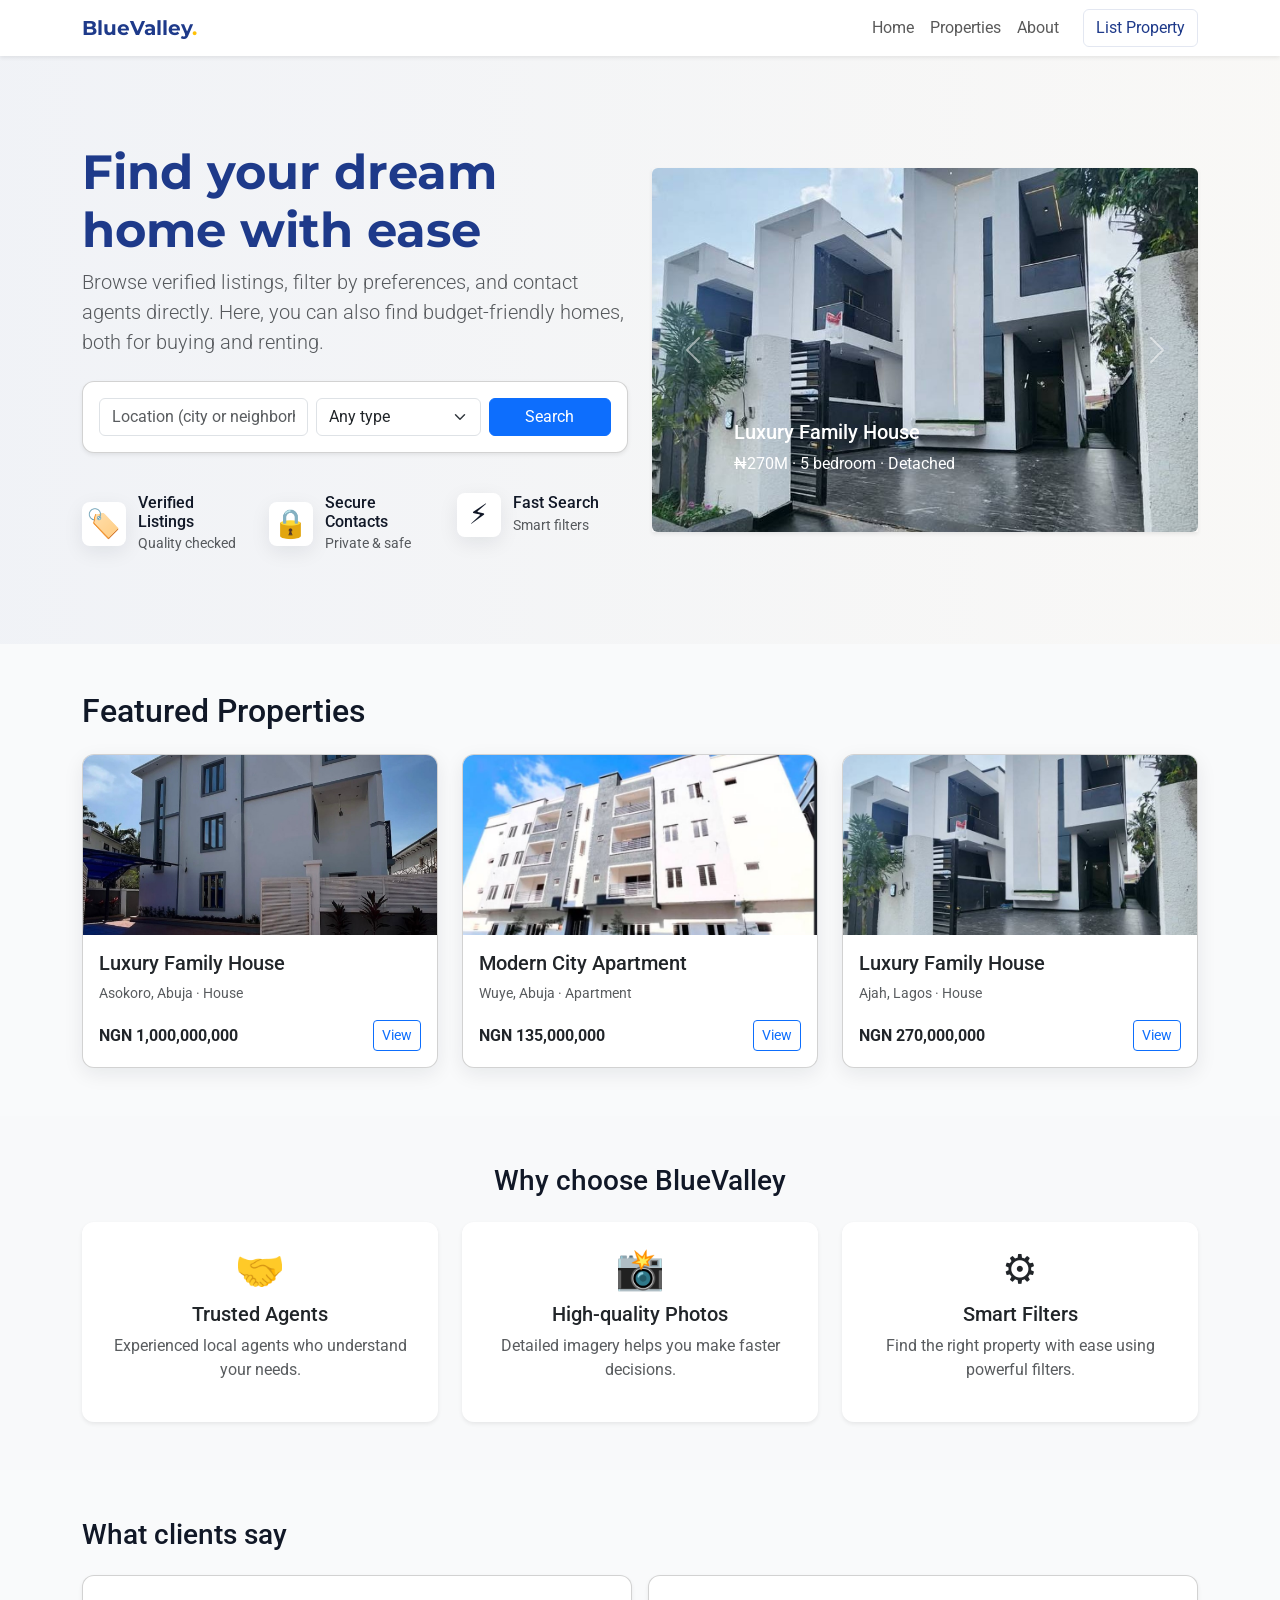
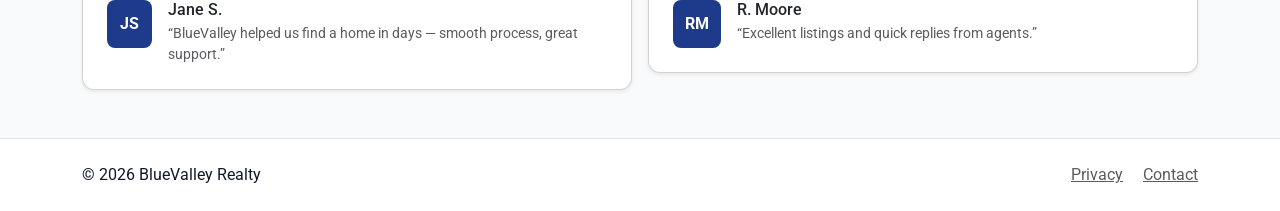
<file: index.html>
<!doctype html>
<html lang="en">
<head>
  <meta charset="utf-8" />
  <meta name="viewport" content="width=device-width, initial-scale=1" />
  <title>BlueValley Realty — Find your dream home</title>

  <link href="https://cdn.jsdelivr.net/npm/bootstrap@5.3.2/dist/css/bootstrap.min.css" rel="stylesheet">

  <link href="https://fonts.googleapis.com/css2?family=Montserrat:wght@600;700&family=Roboto:wght@300;400&display=swap" rel="stylesheet">

  <link rel="stylesheet" href="styles.css">
</head>
<body>

  <nav class="navbar navbar-expand-lg navbar-light bg-white shadow-sm sticky-top">
    <div class="container">
      <a class="navbar-brand fw-bold" href="index.html">BlueValley<span class="text-warning">.</span></a>
      <button class="navbar-toggler" type="button" data-bs-toggle="collapse" data-bs-target="#navMenu">
        <span class="navbar-toggler-icon"></span>
      </button>
      <div class="collapse navbar-collapse" id="navMenu">
        <ul class="navbar-nav ms-auto align-items-lg-center">
          <li class="nav-item"><a class="nav-link" href="index.html">Home</a></li>
          <li class="nav-item"><a class="nav-link" href="properties.html">Properties</a></li>
          <li class="nav-item"><a class="nav-link" href="about.html">About</a></li>
          <li class="nav-item ms-lg-3">
            <a class="btn btn-outline-primary" href="property.html">List Property</a>
          </li>
        </ul>
      </div>
    </div>
  </nav>

  <header class="hero-section">
    <div class="container py-5">
      <div class="row align-items-center">
        <div class="col-lg-6 hero-left">
          <h1 class="display-5 fw-bold">Find your dream home with ease</h1>
          <p class="lead text-muted mb-4">Browse verified listings, filter by preferences, and contact agents directly. 
            Here, you can also find budget-friendly homes, both for buying and renting.
          </p>

          <div class="card shadow-sm search-card reveal-up" data-reveal>
            <div class="card-body">
              <form id="heroSearchForm" class="row g-2 align-items-center">
                <div class="col-12 col-md-5">
                  <input id="heroLocation" class="form-control" placeholder="Location (city or neighborhood)">
                </div>
                <div class="col-8 col-md-4">
                  <select id="heroType" class="form-select">
                    <option value="">Any type</option>
                    <option>House</option>
                    <option>Apartment</option>
                    <option>Land</option>
                  </select>
                </div>
                <div class="col-4 col-md-3 d-grid">
                  <button type="submit" class="btn btn-primary">Search</button>
                </div>
              </form>
            </div>
          </div>

          <div class="row mt-4 g-3 reveal-up" data-reveal>
            <div class="col-6 col-md-4">
              <div class="small-feature">
                <div class="icon">🏷️</div>
                <div>
                  <h6 class="mb-0">Verified Listings</h6>
                  <small class="text-muted">Quality checked</small>
                </div>
              </div>
            </div>
            <div class="col-6 col-md-4">
              <div class="small-feature">
                <div class="icon">🔒</div>
                <div>
                  <h6 class="mb-0">Secure Contacts</h6>
                  <small class="text-muted">Private & safe</small>
                </div>
              </div>
            </div>
            <div class="col-12 col-md-4">
              <div class="small-feature">
                <div class="icon">⚡</div>
                <div>
                  <h6 class="mb-0">Fast Search</h6>
                  <small class="text-muted">Smart filters</small>
                </div>
              </div>
            </div>
          </div>

        </div>

        <div class="col-lg-6 hero-right text-center">
          <div id="featuredCarousel" class="carousel slide shadow-sm reveal-right" data-bs-ride="carousel" data-reveal>
            <div class="carousel-inner rounded overflow-hidden">
              <div class="carousel-item active">
                <img src="./5Bedroom Detached Ajah.jpg" class="d-block w-100" alt="Featured property 1">
                <div class="carousel-caption d-none d-md-block text-start">
                  <h5>Luxury Family House</h5>
                  <p>₦270M · 5 bedroom · Detached</p>
                </div>
              </div>
              <div class="carousel-item">
                <img src="./3BedroomAp Wuye.jpg" class="d-block w-100" alt="Featured property 2">
                <div class="carousel-caption d-none d-md-block text-start">
                  <h5>Modern City Apartment</h5>
                  <p>₦135M · 3 bedroom · 2 bath</p>
                </div>
              </div>
              <div class="carousel-item">
                <img src="./4Bedroom Asokoro.jpg" class="d-block w-100" alt="Featured property 3">
                <div class="carousel-caption d-none d-md-block text-start">
                  <h5>Luxury Family House</h5>
                  <p>₦1B · 4 bedroom · Detached</p>
                </div>
              </div>
            </div>
            <button class="carousel-control-prev" type="button" data-bs-target="#featuredCarousel" data-bs-slide="prev">
              <span class="carousel-control-prev-icon"></span>
            </button>
            <button class="carousel-control-next" type="button" data-bs-target="#featuredCarousel" data-bs-slide="next">
              <span class="carousel-control-next-icon"></span>
            </button>
          </div>
        </div>
      </div>
    </div>
  </header>

  <section class="container my-5">
    <h2 class="mb-4">Featured Properties</h2>
    <div id="featuredGrid" class="row g-4 reveal-up" data-reveal>
    </div>
  </section>

  <section class="bg-light py-5">
    <div class="container">
      <h3 class="mb-4 text-center">Why choose BlueValley</h3>
      <div class="row text-center g-4">
        <div class="col-md-4 reveal-up" data-reveal>
          <div class="card border-0 shadow-sm p-4 h-100">
            <div class="h1 mb-2">🤝</div>
            <h5>Trusted Agents</h5>
            <p class="text-muted">Experienced local agents who understand your needs.</p>
          </div>
        </div>
        <div class="col-md-4 reveal-up" data-reveal>
          <div class="card border-0 shadow-sm p-4 h-100">
            <div class="h1 mb-2">📸</div>
            <h5>High-quality Photos</h5>
            <p class="text-muted">Detailed imagery helps you make faster decisions.</p>
          </div>
        </div>
        <div class="col-md-4 reveal-up" data-reveal>
          <div class="card border-0 shadow-sm p-4 h-100">
            <div class="h1 mb-2">⚙️</div>
            <h5>Smart Filters</h5>
            <p class="text-muted">Find the right property with ease using powerful filters.</p>
          </div>
        </div>
      </div>
    </div>
  </section>

  <section class="container py-5">
    <h3 class="mb-4">What clients say</h3>
    <div class="row g-3 reveal-up" data-reveal>
      <div class="col-md-6">
        <div class="card p-4 shadow-sm">
          <div class="d-flex align-items-start">
            <div class="avatar me-3">JS</div>
            <div>
              <h6 class="mb-1">Jane S.</h6>
              <p class="mb-0 text-muted small">“BlueValley helped us find a home in days — smooth process, great support.”</p>
            </div>
          </div>
        </div>
      </div>
      <div class="col-md-6">
        <div class="card p-4 shadow-sm">
          <div class="d-flex align-items-start">
            <div class="avatar me-3">RM</div>
            <div>
              <h6 class="mb-1">R. Moore</h6>
              <p class="mb-0 text-muted small">“Excellent listings and quick replies from agents.”</p>
            </div>
          </div>
        </div>
      </div>
    </div>
  </section>

  <footer class="bg-white border-top py-4">
    <div class="container d-flex justify-content-between align-items-center">
      <div>&copy; <span id="year"></span> BlueValley Realty</div>
      <div>
        <a href="#" class="text-muted me-3">Privacy</a>
        <a href="#" class="text-muted">Contact</a>
      </div>
    </div>
  </footer>

  <script src="https://cdn.jsdelivr.net/npm/bootstrap@5.3.2/dist/js/bootstrap.bundle.min.js"></script>

  <script src="script.js"></script>
</body>
</html>
</file>
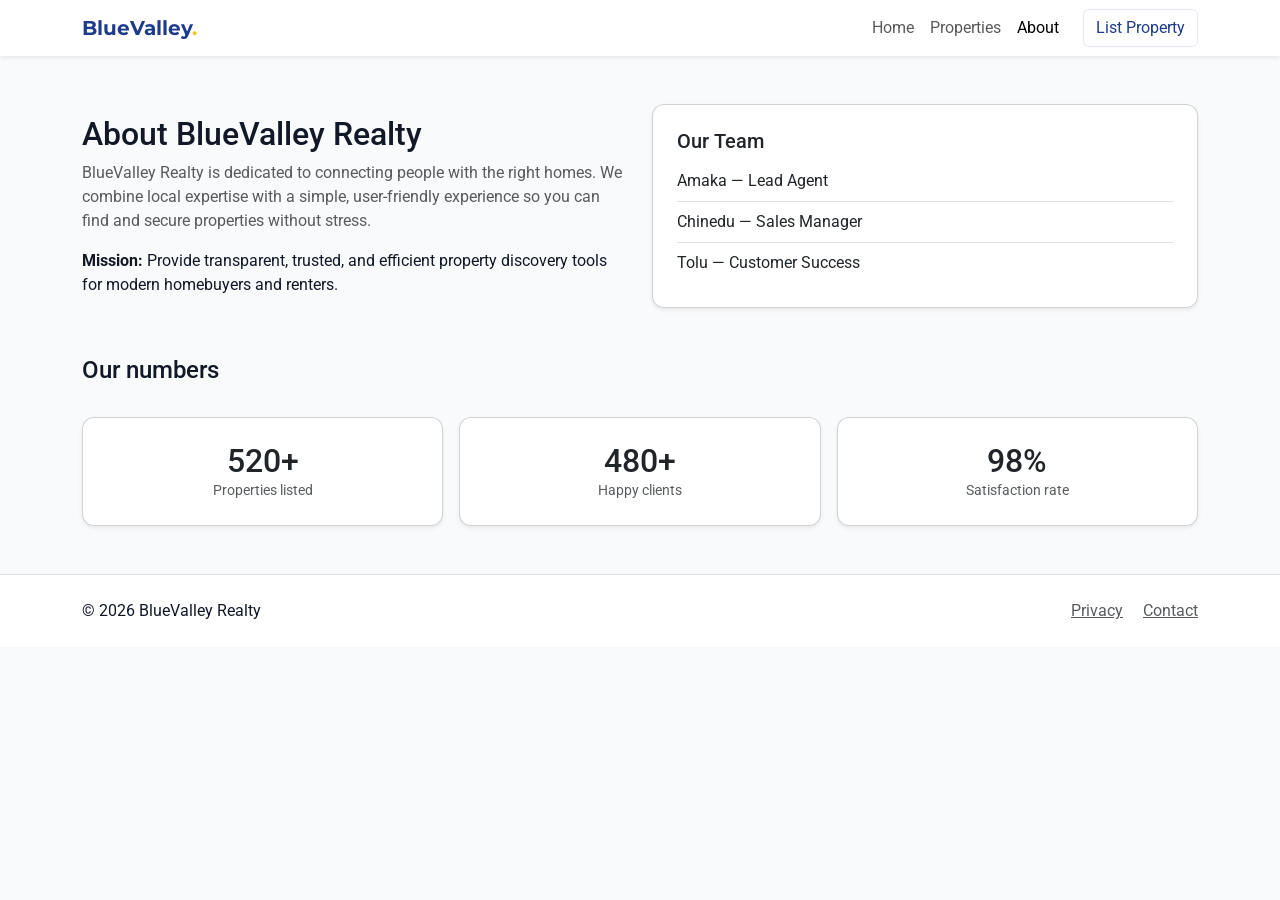
<file: about.html>
<!doctype html>
<html lang="en">
<head>
  <meta charset="utf-8" />
  <meta name="viewport" content="width=device-width, initial-scale=1" />
  <title>About — BlueValley Realty</title>

  <link href="https://cdn.jsdelivr.net/npm/bootstrap@5.3.2/dist/css/bootstrap.min.css" rel="stylesheet">
  <link href="https://fonts.googleapis.com/css2?family=Montserrat:wght@600;700&family=Roboto:wght@300;400&display=swap" rel="stylesheet">
  <link rel="stylesheet" href="styles.css">
</head>
<body>
  <nav class="navbar navbar-expand-lg navbar-light bg-white shadow-sm sticky-top">
    <div class="container">
      <a class="navbar-brand fw-bold" href="index.html">BlueValley<span class="text-warning">.</span></a>
      <button class="navbar-toggler" type="button" data-bs-toggle="collapse" data-bs-target="#navMenu4">
        <span class="navbar-toggler-icon"></span>
      </button>
      <div class="collapse navbar-collapse" id="navMenu4">
        <ul class="navbar-nav ms-auto align-items-lg-center">
          <li class="nav-item"><a class="nav-link" href="index.html">Home</a></li>
          <li class="nav-item"><a class="nav-link" href="properties.html">Properties</a></li>
          <li class="nav-item"><a class="nav-link active" href="#">About</a></li>
          <li class="nav-item ms-lg-3">
            <a class="btn btn-outline-primary" href="property.html">List Property</a>
          </li>
        </ul>
      </div>
    </div>
  </nav>

  <main class="container py-5">
    <div class="row align-items-center">
      <div class="col-md-6 reveal-up" data-reveal>
        <h2>About BlueValley Realty</h2>
        <p class="text-muted">BlueValley Realty is dedicated to connecting people with the right homes. We combine local expertise with a simple, user-friendly experience so you can find and secure properties without stress.</p>
        <p class="mb-0"><strong>Mission:</strong> Provide transparent, trusted, and efficient property discovery tools for modern homebuyers and renters.</p>
      </div>
      <div class="col-md-6 reveal-right" data-reveal>
        <div class="card shadow-sm p-4">
          <h5>Our Team</h5>
          <ul class="list-unstyled mb-0">
            <li class="py-2 border-bottom">Amaka — Lead Agent</li>
            <li class="py-2 border-bottom">Chinedu — Sales Manager</li>
            <li class="py-2">Tolu — Customer Success</li>
          </ul>
        </div>
      </div>
    </div>

    <section class="mt-5">
      <h4>Our numbers</h4>
      <div class="row g-3 mt-3">
        <div class="col-md-4">
          <div class="card p-4 shadow-sm text-center">
            <h2 class="mb-0">520+</h2>
            <p class="small text-muted mb-0">Properties listed</p>
          </div>
        </div>
        <div class="col-md-4">
          <div class="card p-4 shadow-sm text-center">
            <h2 class="mb-0">480+</h2>
            <p class="small text-muted mb-0">Happy clients</p>
          </div>
        </div>
        <div class="col-md-4">
          <div class="card p-4 shadow-sm text-center">
            <h2 class="mb-0">98%</h2>
            <p class="small text-muted mb-0">Satisfaction rate</p>
          </div>
        </div>
      </div>
    </section>
  </main>

  <footer class="bg-white border-top py-4">
    <div class="container d-flex justify-content-between align-items-center">
      <div>&copy; <span id="year4"></span> BlueValley Realty</div>
      <div>
        <a href="#" class="text-muted me-3">Privacy</a>
        <a href="#" class="text-muted">Contact</a>
      </div>
    </div>
  </footer>

  <script src="https://cdn.jsdelivr.net/npm/bootstrap@5.3.2/dist/js/bootstrap.bundle.min.js"></script>
  <script src="script.js"></script>
</body>
</html>
</file>
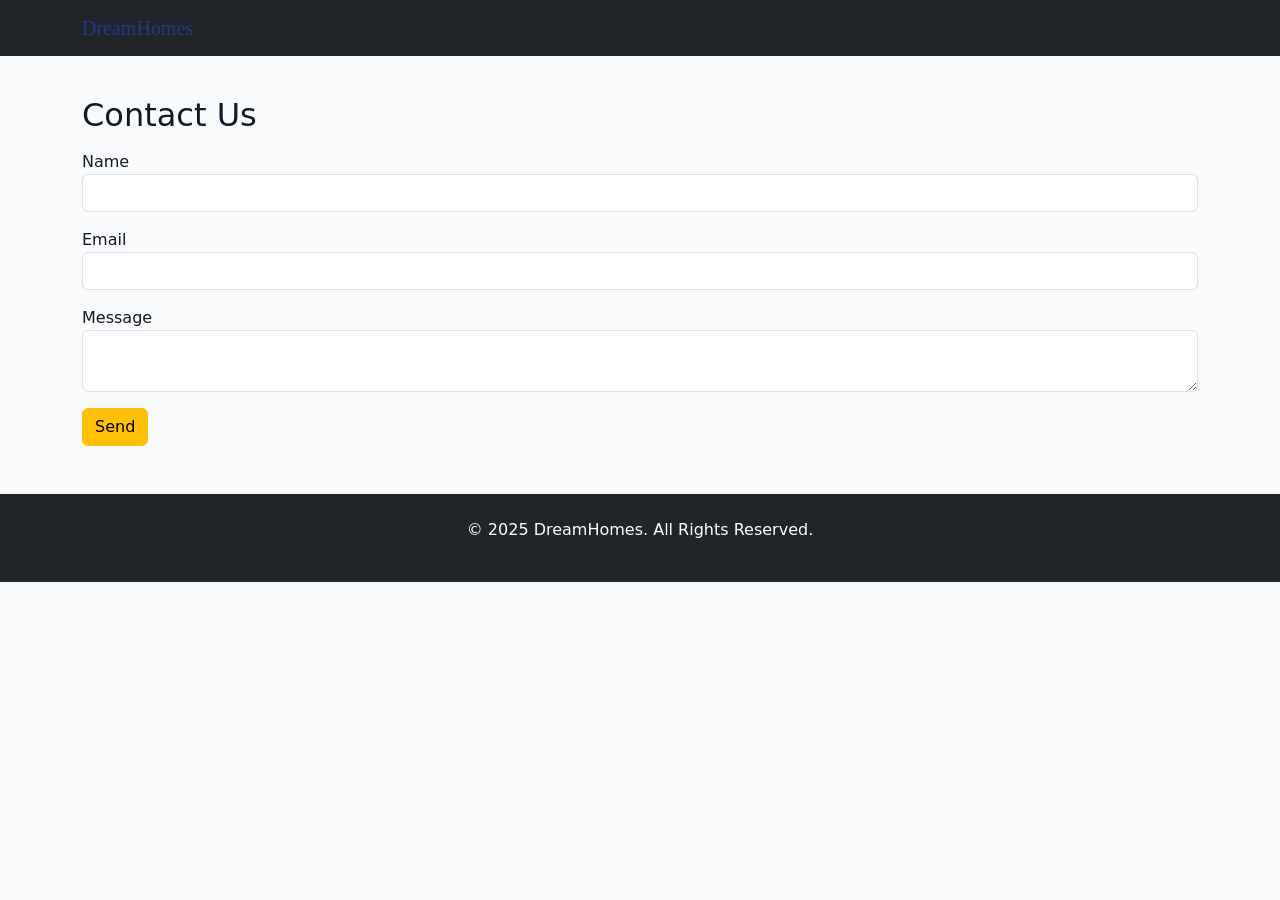
<file: contact.html>
<!DOCTYPE html>
<html lang="en">
<head>
  <meta charset="UTF-8">
  <meta name="viewport" content="width=device-width, initial-scale=1.0">
  <title>Contact - DreamHomes</title>
  <link href="https://cdn.jsdelivr.net/npm/bootstrap@5.3.0/dist/css/bootstrap.min.css" rel="stylesheet">
  <link rel="stylesheet" href="styles.css">
</head>
<body>
<nav class="navbar navbar-expand-lg navbar-dark bg-dark fixed-top">
  <div class="container">
    <a class="navbar-brand" href="index.html">DreamHomes</a>
  </div>
</nav>

<section class="container py-5 mt-5">
  <h2>Contact Us</h2>
  <form class="mt-3">
    <div class="mb-3">
      <label>Name</label>
      <input type="text" class="form-control">
    </div>
    <div class="mb-3">
      <label>Email</label>
      <input type="email" class="form-control">
    </div>
    <div class="mb-3">
      <label>Message</label>
      <textarea class="form-control"></textarea>
    </div>
    <button class="btn btn-warning">Send</button>
  </form>
</section>

<footer class="bg-dark text-white text-center py-4">
  <p>© 2025 DreamHomes. All Rights Reserved.</p>
</footer>
</body>
</html>
</file>
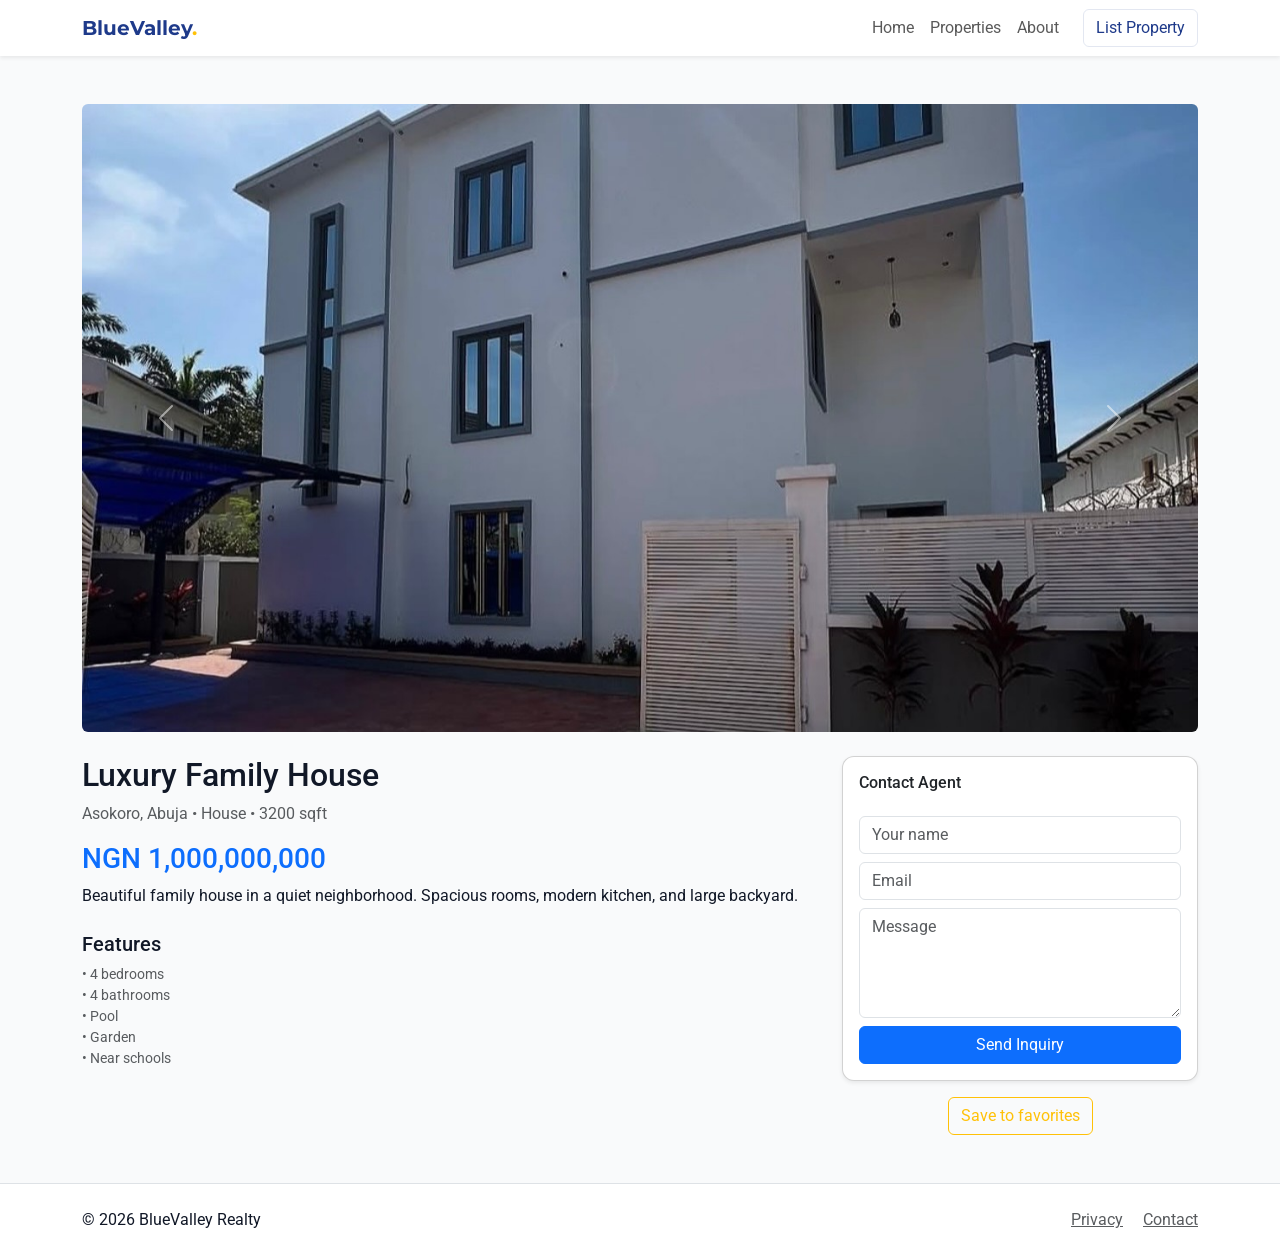
<file: properties.html>
<!doctype html>
<html lang="en">
<head>
  <meta charset="utf-8" />
  <meta name="viewport" content="width=device-width, initial-scale=1" />
  <title>Property — BlueValley Realty</title>

  <link href="https://cdn.jsdelivr.net/npm/bootstrap@5.3.2/dist/css/bootstrap.min.css" rel="stylesheet">
  <link href="https://fonts.googleapis.com/css2?family=Montserrat:wght@600;700&family=Roboto:wght@300;400&display=swap" rel="stylesheet">
  <link rel="stylesheet" href="styles.css">
</head>
<body>
  <nav class="navbar navbar-expand-lg navbar-light bg-white shadow-sm sticky-top">
    <div class="container">
      <a class="navbar-brand fw-bold" href="index.html">BlueValley<span class="text-warning">.</span></a>
      <button class="navbar-toggler" type="button" data-bs-toggle="collapse" data-bs-target="#navMenu3">
        <span class="navbar-toggler-icon"></span>
      </button>
      <div class="collapse navbar-collapse" id="navMenu3">
        <ul class="navbar-nav ms-auto align-items-lg-center">
          <li class="nav-item"><a class="nav-link" href="index.html">Home</a></li>
          <li class="nav-item"><a class="nav-link" href="properties.html">Properties</a></li>
          <li class="nav-item"><a class="nav-link" href="about.html">About</a></li>
          <li class="nav-item ms-lg-3">
            <a class="btn btn-outline-primary" href="property.html">List Property</a>
          </li>
        </ul>
      </div>
    </div>
  </nav>

  <main class="container py-5">
    <div id="propertyWrapper" class="reveal-up" data-reveal>
      <div id="gallery" class="mb-4">
      </div>

      <div class="row">
        <div class="col-lg-8">
          <h2 id="propTitle">Property Title</h2>
          <div class="mb-3 text-muted" id="propLocation">Location • Type • Size</div>
          <h3 class="text-primary" id="propPrice">$0</h3>
          <p id="propDescription">Description text goes here.</p>

          <h5 class="mt-4">Features</h5>
          <ul id="propFeatures" class="list-unstyled small text-muted">
          </ul>
        </div>

        <aside class="col-lg-4">
          <div class="card shadow-sm p-3">
            <h6>Contact Agent</h6>
            <form id="inquiryForm" class="mt-3">
              <div class="mb-2">
                <input id="name" class="form-control" placeholder="Your name" required>
              </div>
              <div class="mb-2">
                <input id="email" type="email" class="form-control" placeholder="Email" required>
              </div>
              <div class="mb-2">
                <textarea id="message" class="form-control" rows="4" placeholder="Message"></textarea>
              </div>
              <div class="d-grid">
                <button class="btn btn-primary">Send Inquiry</button>
              </div>
            </form>
          </div>
          <div class="mt-3 text-center">
            <button id="favBtn" class="btn btn-outline-warning">Save to favorites</button>
          </div>
        </aside>
      </div>
    </div>
  </main>

  <footer class="bg-white border-top py-4">
    <div class="container d-flex justify-content-between align-items-center">
      <div>&copy; <span id="year3"></span> BlueValley Realty</div>
      <div>
        <a href="#" class="text-muted me-3">Privacy</a>
        <a href="#" class="text-muted">Contact</a>
      </div>
    </div>
  </footer>

  <script src="https://cdn.jsdelivr.net/npm/bootstrap@5.3.2/dist/js/bootstrap.bundle.min.js"></script>
  <script src="script.js"></script>
</body>
</html>
</file>
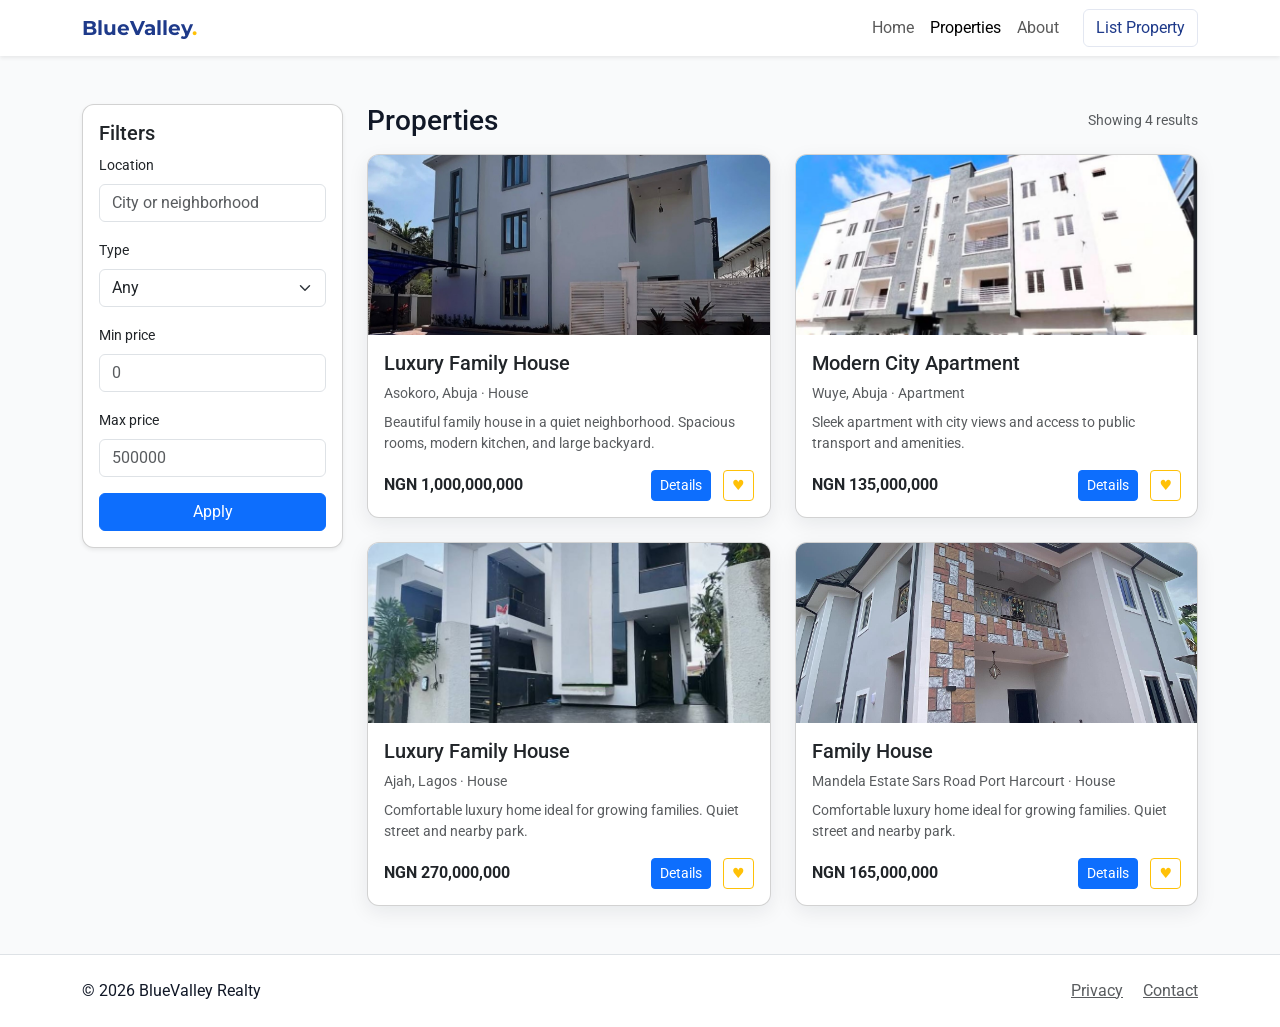
<file: property.html>
<!doctype html>
<html lang="en">
<head>
  <meta charset="utf-8" />
  <meta name="viewport" content="width=device-width, initial-scale=1" />
  <title>Properties — BlueValley Realty</title>

  <link href="https://cdn.jsdelivr.net/npm/bootstrap@5.3.2/dist/css/bootstrap.min.css" rel="stylesheet">
  <link href="https://fonts.googleapis.com/css2?family=Montserrat:wght@600;700&family=Roboto:wght@300;400&display=swap" rel="stylesheet">
  <link rel="stylesheet" href="styles.css">
</head>
<body>
  <nav class="navbar navbar-expand-lg navbar-light bg-white shadow-sm sticky-top">
    <div class="container">
      <a class="navbar-brand fw-bold" href="index.html">BlueValley<span class="text-warning">.</span></a>
      <button class="navbar-toggler" type="button" data-bs-toggle="collapse" data-bs-target="#navMenu2">
        <span class="navbar-toggler-icon"></span>
      </button>
      <div class="collapse navbar-collapse" id="navMenu2">
        <ul class="navbar-nav ms-auto align-items-lg-center">
          <li class="nav-item"><a class="nav-link" href="index.html">Home</a></li>
          <li class="nav-item"><a class="nav-link active" href="#">Properties</a></li>
          <li class="nav-item"><a class="nav-link" href="about.html">About</a></li>
          <li class="nav-item ms-lg-3">
            <a class="btn btn-outline-primary" href="property.html">List Property</a>
          </li>
        </ul>
      </div>
    </div>
  </nav>

  <main class="container py-5">
    <div class="row">
      <aside class="col-lg-3 mb-4">
        <div class="card p-3 shadow-sm">
          <h5>Filters</h5>
          <div class="mb-3">
            <label class="form-label small">Location</label>
            <input id="filterLocation" class="form-control" placeholder="City or neighborhood">
          </div>
          <div class="mb-3">
            <label class="form-label small">Type</label>
            <select id="filterType" class="form-select">
              <option value="">Any</option>
              <option>House</option>
              <option>Apartment</option>
              <option>Land</option>
            </select>
          </div>
          <div class="mb-3">
            <label class="form-label small">Min price</label>
            <input id="filterMin" type="number" class="form-control" placeholder="0">
          </div>
          <div class="mb-3">
            <label class="form-label small">Max price</label>
            <input id="filterMax" type="number" class="form-control" placeholder="500000">
          </div>
          <div class="d-grid">
            <button id="applyFilters" class="btn btn-primary">Apply</button>
          </div>
        </div>
      </aside>

      <section class="col-lg-9">
        <div class="d-flex justify-content-between align-items-center mb-3">
          <h3 class="mb-0">Properties</h3>
          <div class="text-muted small">Showing <span id="resultCount">0</span> results</div>
        </div>

        <div id="listingsGrid" class="row g-4">
        </div>
      </section>
    </div>
  </main>

  <footer class="bg-white border-top py-4">
    <div class="container d-flex justify-content-between align-items-center">
      <div>&copy; <span id="year2"></span> BlueValley Realty</div>
      <div>
        <a href="#" class="text-muted me-3">Privacy</a>
        <a href="#" class="text-muted">Contact</a>
      </div>
    </div>
  </footer>

  <script src="https://cdn.jsdelivr.net/npm/bootstrap@5.3.2/dist/js/bootstrap.bundle.min.js"></script>
  <script src="script.js"></script>
</body>
</html>
</file>
<file: styles.css>
:root{
  --primary: #1E3A8A;
  --accent: #F59E0B;
  --bg: #F9FAFB;
  --text: #111827;
  --card-radius: 10px;
  --shadow: 0 6px 20px rgba(16,24,40,0.08);
}

body{
  font-family: "Roboto", system-ui, -apple-system, "Segoe UI", Roboto, "Helvetica Neue", Arial;
  color: var(--text);
  background: var(--bg);
  -webkit-font-smoothing:antialiased;
  -moz-osx-font-smoothing:grayscale;
}

.navbar-brand { 
  color: var(--primary); 
  font-family: "Montserrat"; 
}

.navbar .btn-outline-primary { 
  border-color: rgba(30,58,138,0.12); 
  color: var(--primary); 
}

.hero-section { 
  background: linear-gradient(90deg, rgba(30,58,138,0.04), rgba(245,158,11,0.02)); 
  padding-top: 40px; padding-bottom: 40px; }

  .hero-left h1 
  { font-family: "Montserrat"; 
    color: var(--primary); }

.search-card { 
  border-radius: 12px; 
  overflow: hidden; }

.property-card { 
  border-radius: 12px; 
  overflow: hidden; 
  box-shadow: var(--shadow); 
  background: #fff; }

  .property-card img { 
    height: 180px; 
    object-fit: cover; 
  }

.small-feature { 
  display:flex; 
  gap:12px; 
  align-items:center; }

.small-feature .icon { 
  font-size: 28px; 
  width:44px; 
  height:44px; 
  display:grid; 
  place-items:center; 
  background:#fff; 
  border-radius:8px; 
  box-shadow:var(--shadow); 
}

.avatar { 
  width:48px; 
  height:48px; 
  border-radius:8px; 
  background:#1e3a8a; 
  color:#fff; 
  display:grid; 
  place-items:center; 
  font-weight:700; 
}

footer { 
  background: transparent; 
}

.card { 
  border-radius: 12px; 
}

[data-reveal] { 
  opacity: 0; 
  transform: 
  translateY(18px); 
  transition: opacity 600ms ease, transform 600ms cubic-bezier(.2,.9,.3,1); 
  will-change: opacity, transform; 
}

[data-reveal].is-revealed { 
  opacity: 1; 
  transform: none; 
}

.reveal-right { 
  transform: translateX(24px) translateY(0); 
}
.reveal-right.is-revealed { 
  transform: none; 
}

.property-card .card-body { 
  transition: transform 250ms ease, box-shadow 250ms ease; 
}

.property-card:hover .card-body { 
  transform: translateY(-6px); 
  box-shadow: 0 14px 30px rgba(16,24,40,0.12); 
}

@media (max-width: 991px){
  .hero-right { margin-top: 20px; }
  .property-card img { height: 160px; }
}
</file>
